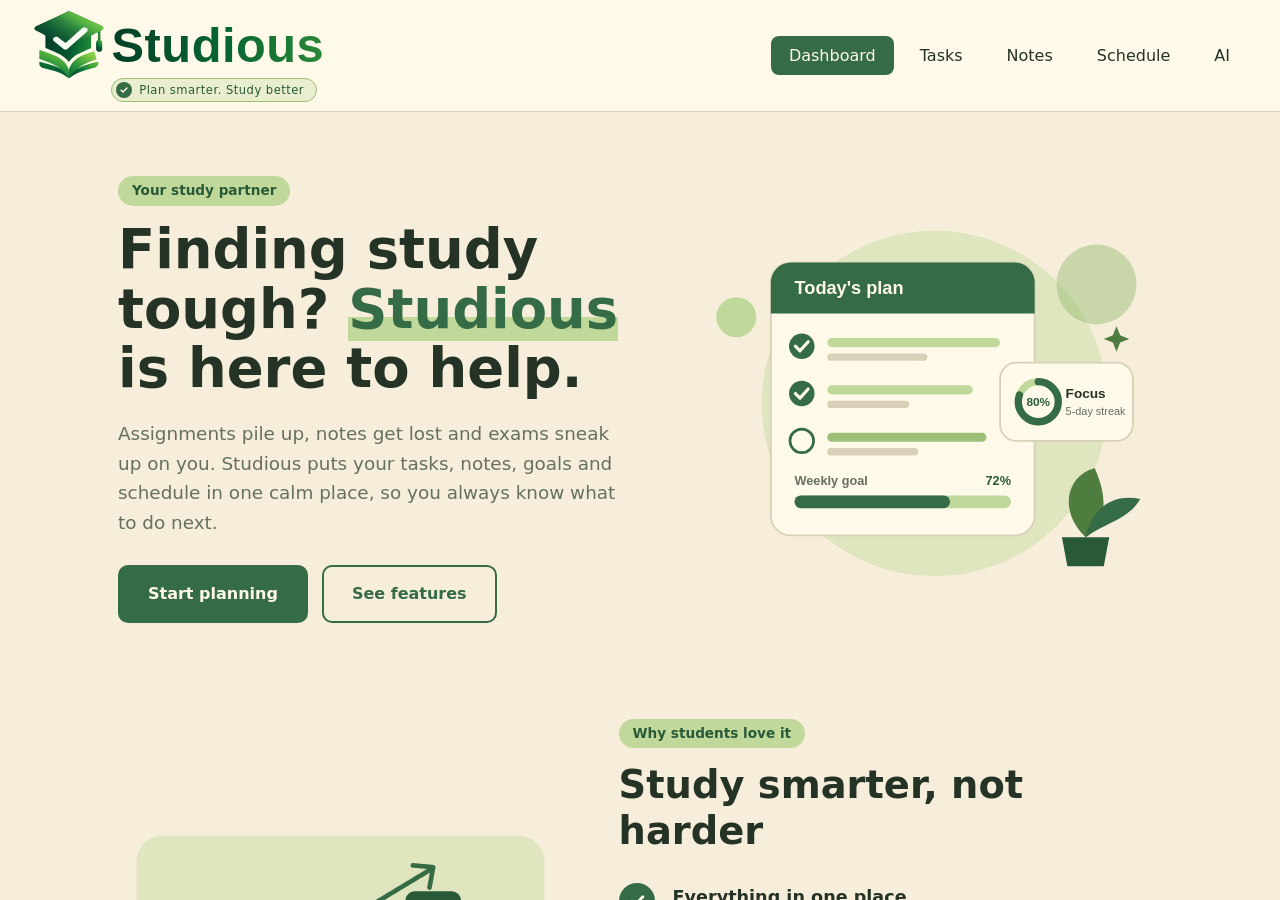
<file: index.html>
<!DOCTYPE html>
<html lang="en">
<head>
    <meta charset="UTF-8">
    <meta name="viewport" content="width=device-width, initial-scale=1.0">
    <title>Studious</title>
    <link rel="stylesheet" href="CSS/studious.css">
</head>
<body>
  
  <header class="navbar">
  <a href="home.html" target="content" class="navbar__brand" style="text-decoration: none; color: inherit;">
  <img src="icons/logo.svg" alt="Study Manager logo" class="navbar__logo">
  <p class="description">Plan smarter. Study better</p>
</a>

    <button class="navbar__toggle" aria-label="Toggle menu" aria-expanded="false"
            onclick="this.setAttribute('aria-expanded', this.getAttribute('aria-expanded') === 'false'); document.querySelector('.navbar__links').classList.toggle('open')">
      <span></span><span></span><span></span>
    </button>

    <nav class="navbar__links">
      <a href="dashboard.html" target="content" class="active">Dashboard</a>
      <a href="task.html" target="content">Tasks</a>
      <a href="notes.html" target="content">Notes</a>
      <a href="schedule.html" target="content">Schedule</a>
      <a href="ai.html" target="content">AI</a>
    </nav>
  </header>

  <!-- Pages open here -->
  <iframe name="content" class="content-frame" src="home.html" title="Studious pages"></iframe>

  <script>
    // highlight the clicked link and close the mobile menu
    const links = document.querySelectorAll('.navbar__links a');
    links.forEach(link => link.addEventListener('click', () => {
      links.forEach(l => l.classList.remove('active'));
      link.classList.add('active');
      document.querySelector('.navbar__links').classList.remove('open');
    }));
  </script>
</body>
</html>
</file>
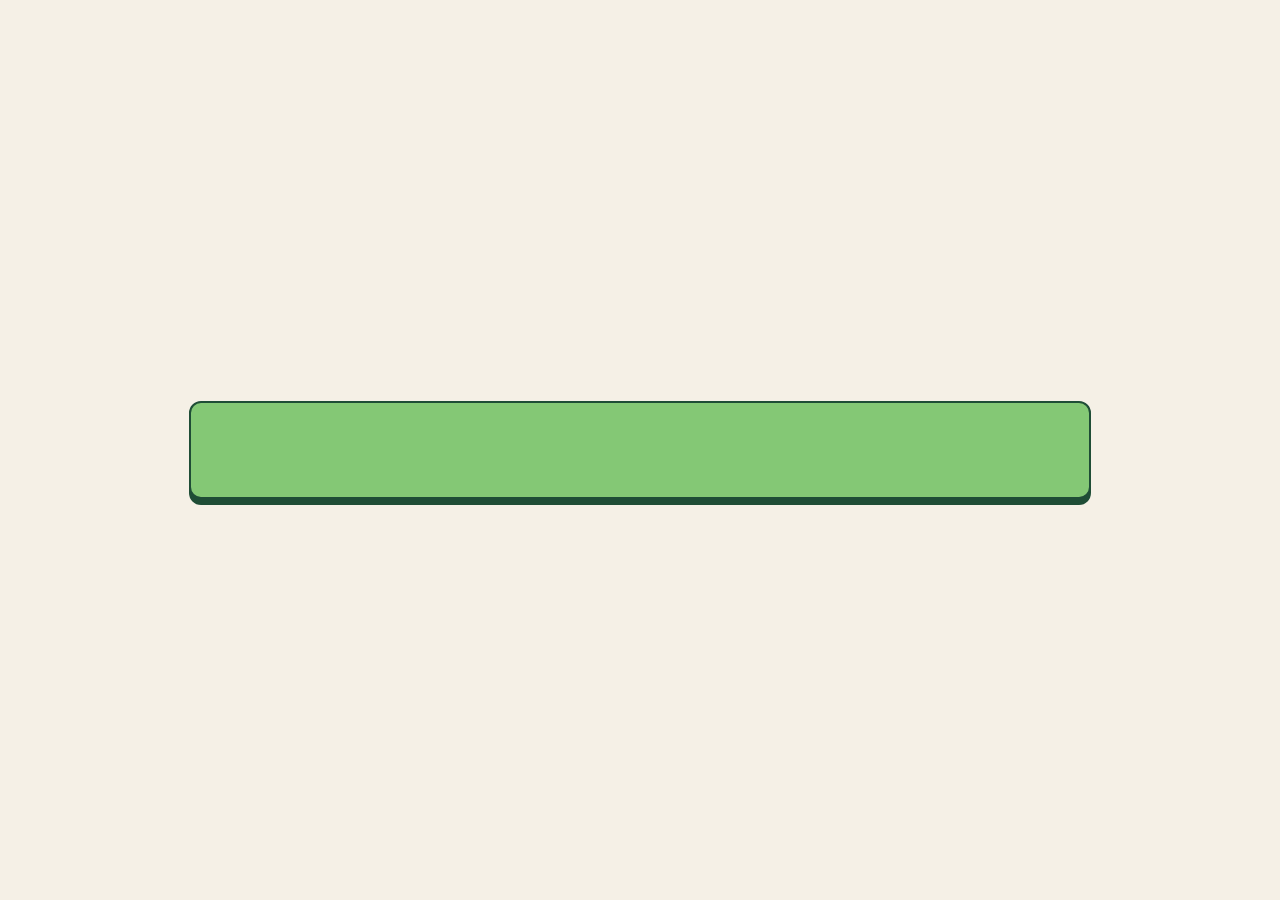
<file: ai.html>
<!DOCTYPE html>
<html lang="en">
<head>
    <meta charset="UTF-8">
    <meta name="viewport" content="width=device-width, initial-scale=1.0">
    <title>Studious AI</title>
    <link rel="stylesheet" href="CSS/ai.css">
</head>
<body>
    <h1 class="hero" aria-label="Studious AI is Coming soon!!!">
        <span class="line line-1" aria-hidden="true"><span class="text">Studious AI</span></span>
        <span class="line line-2" aria-hidden="true"><span class="text">is Coming soon!!!</span></span>
    </h1>
</body>
</html>
</file>
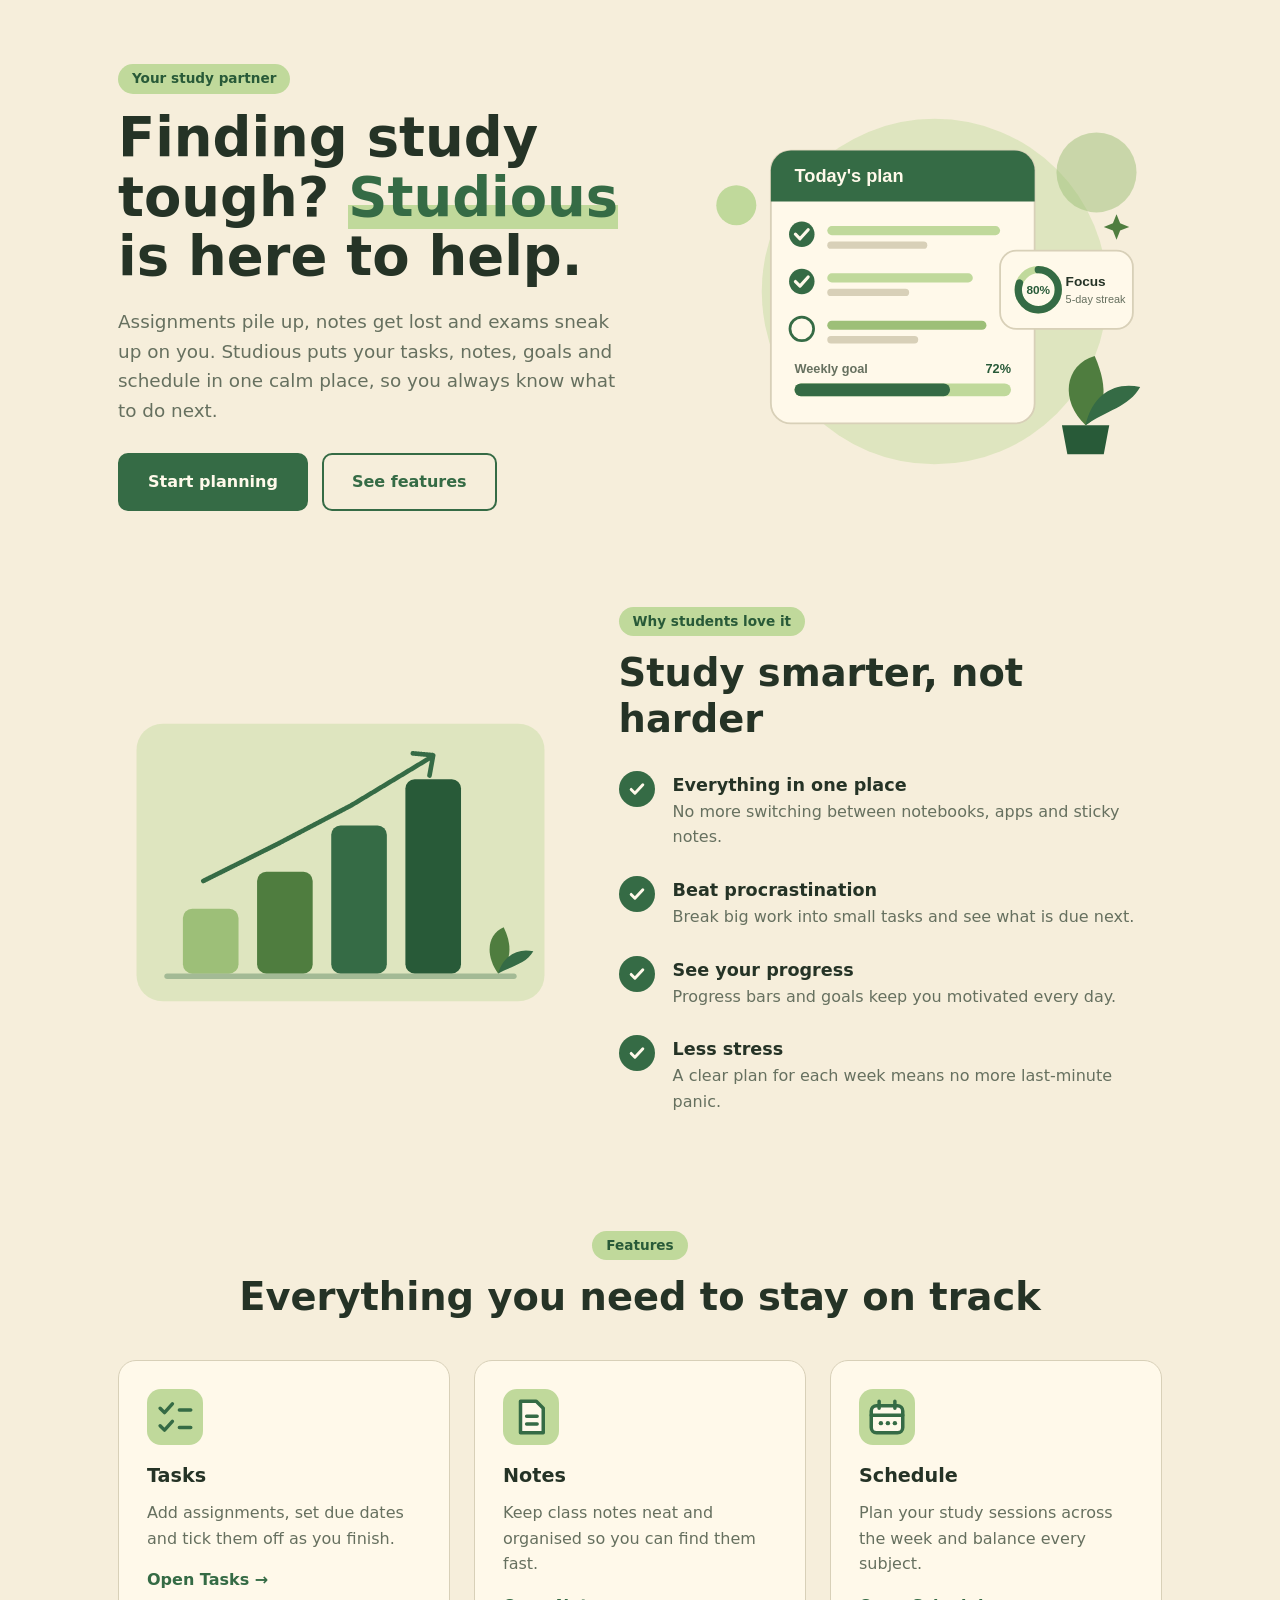
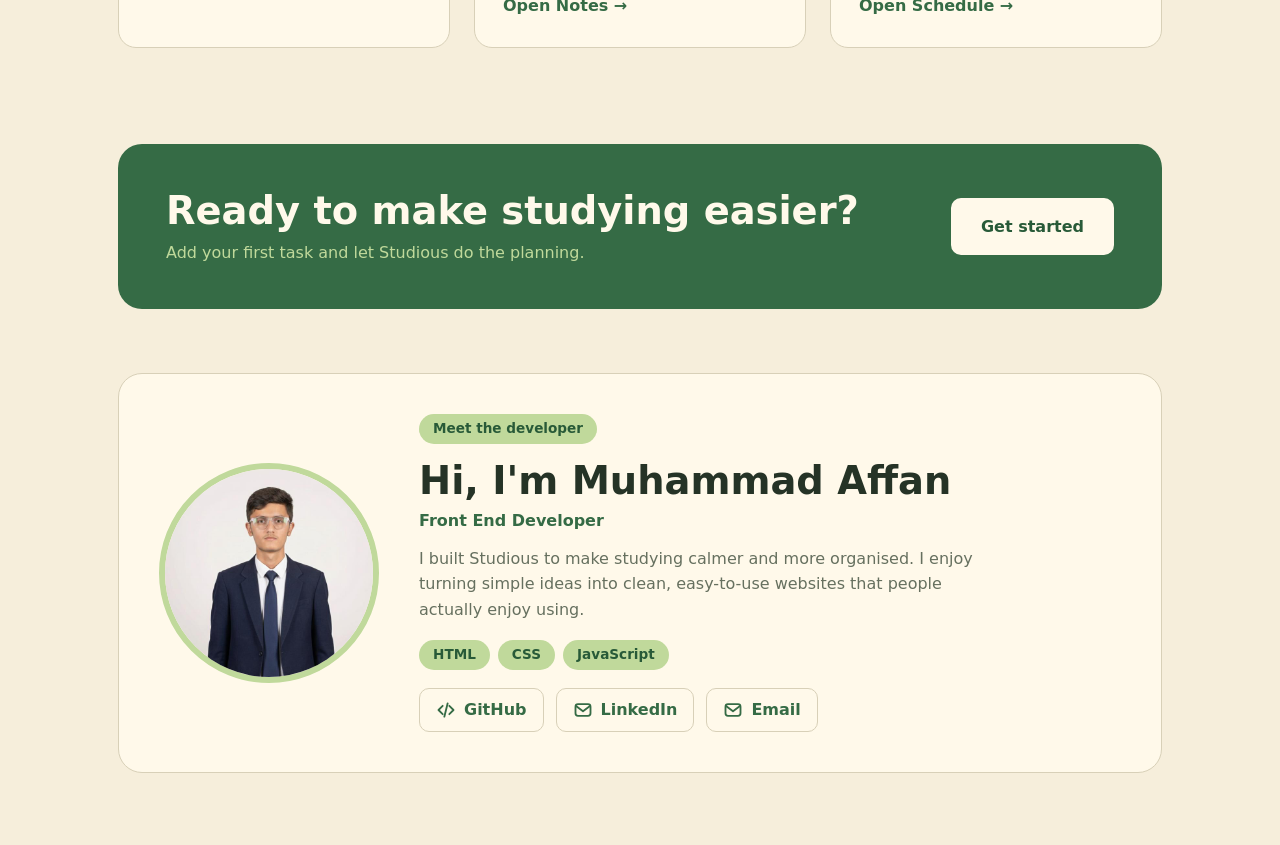
<file: home.html>
<!DOCTYPE html>
<html lang="en">
<head>
    <meta charset="UTF-8">
    <meta name="viewport" content="width=device-width, initial-scale=1.0">
    <title>Home</title>
    <link rel="stylesheet" href="CSS/home.css">
</head>
<body>
    <!-- Hero -->
<section class="hero">
  <div class="wrap hero__grid">
    <div>
      <span class="eyebrow">Your study partner</span>
      <h1>Finding study tough? <span class="mark">Studious</span> is here to help.</h1>
      <p class="lead">Assignments pile up, notes get lost and exams sneak up on you. Studious puts your tasks, notes, goals and schedule in one calm place, so you always know what to do next.</p>
      <div class="hero__actions">
        <a class="btn" href="task.html">Start planning</a>
        <a class="btn btn--ghost" href="#features">See features</a>
      </div>
    </div>
    <img class="hero__img" src="icons/hero_icon.svg" alt="Study planner with tasks, weekly goal progress and a growing plant">
  </div>
</section>

<!-- Benefits -->
<section class="benefits">
  <div class="wrap split">
    <img src="icons/benifits_icon.svg" alt="Bars rising steadily to show study progress">
    <div>
      <span class="eyebrow">Why students love it</span>
      <h2>Study smarter, not harder</h2>
      <ul class="benefit-list">
        <li><strong>Everything in one place</strong><span>No more switching between notebooks, apps and sticky notes.</span></li>
        <li><strong>Beat procrastination</strong><span>Break big work into small tasks and see what is due next.</span></li>
        <li><strong>See your progress</strong><span>Progress bars and goals keep you motivated every day.</span></li>
        <li><strong>Less stress</strong><span>A clear plan for each week means no more last-minute panic.</span></li>
      </ul>
    </div>
  </div>
</section>

<!-- Features -->
<section id="features" class="features">
  <div class="wrap">
    <div class="center">
      <span class="eyebrow">Features</span>
      <h2>Everything you need to stay on track</h2>
    </div>
    <div class="cards">
      <article class="card">
        <img src="icons/task.svg" alt="">
        <h3>Tasks</h3>
        <p>Add assignments, set due dates and tick them off as you finish.</p>
        <a href="task.html">Open Tasks &rarr;</a>
      </article>
      <article class="card">
        <img src="icons/notes_icon.svg" alt="">
        <h3>Notes</h3>
        <p>Keep class notes neat and organised so you can find them fast.</p>
        <a href="notes.html">Open Notes &rarr;</a>
      </article>
     
      <article class="card">
        <img src="icons/schedule_icon.svg" alt="">
        <h3>Schedule</h3>
        <p>Plan your study sessions across the week and balance every subject.</p>
        <a href="schedule.html">Open Schedule &rarr;</a>
      </article>
    </div>
  </div>
</section>

<!-- Call to action -->
<section class="cta-wrap">
  <div class="wrap">
    <div class="cta">
      <div>
        <h2>Ready to make studying easier?</h2>
        <p>Add your first task and let Studious do the planning.</p>
      </div>
      <a class="btn btn--light" href="tasks.html">Get started</a>
    </div>
  </div>
</section>

<!-- Developer -->
<section class="developer-wrap">
  <div class="wrap">
    <div class="developer">
      <img class="developer__photo" src="icons/me.jpg" alt="Photo of the developer">
      <div class="developer__info">
        <span class="eyebrow">Meet the developer</span>
        <h2>Hi, I'm Muhammad Affan</h2>
        <p class="developer__role">Front End Developer</p>
        <p class="developer__bio">I built Studious to make studying calmer and more organised. I enjoy turning simple ideas into clean, easy-to-use websites that people actually enjoy using.</p>
        <ul class="skills">
          <li>HTML</li>
          <li>CSS</li>
          <li>JavaScript</li>
        </ul>
        <div class="developer__links">
          <a href="https://github.com/affanchmuhammad1043-png" target="https://github.com/affanchmuhammad1043-png" rel="noopener"><img src="icons/github_icon.svg" alt="">GitHub</a>
          <a href="www.linkedin.com/in/muhammad-affan-83527b432Vanity URL name" target="_blank" rel="noopener"><img src="icons/linkedin_icon.svg" alt="">LinkedIn</a>
          <a href="https://mail.google.com/mail/?view=cm&to=affan.ch.muhammad.1043@gmail.com" target="_blank" rel="noopener"><img src="icons/mail_icon.svg" alt="">Email</a>
        </div>
      </div>
    </div>
  </div>
</section>
</body>
</html>
</file>
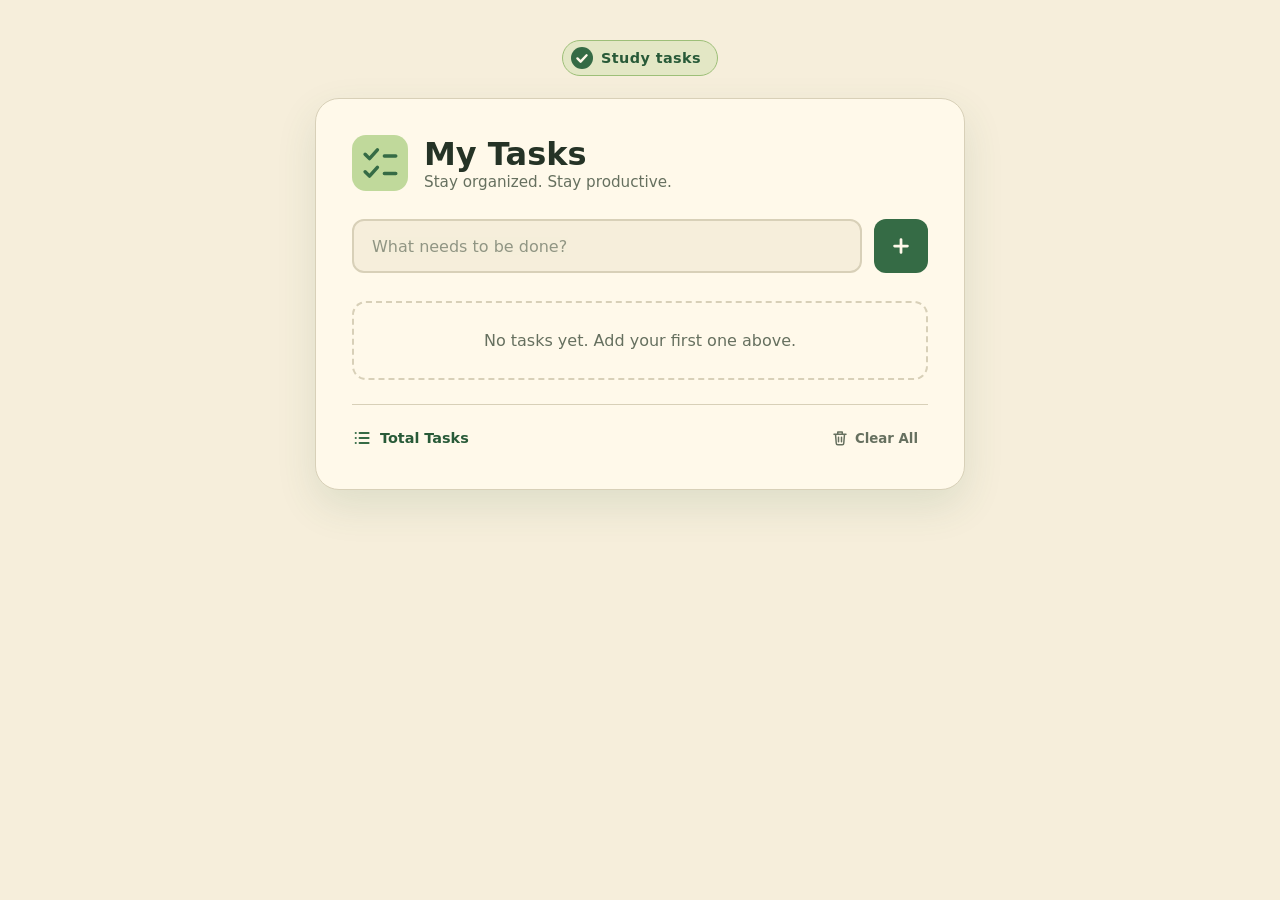
<file: task.html>
<!doctype html>
<html lang="en">
  <head>
    <meta charset="UTF-8" />
    <meta name="viewport" content="width=device-width, initial-scale=1.0" />
    <title>Tasks</title>
    <link rel="stylesheet" href="CSS/task.css" />
  </head>
  <body>
    <div class="todo-container">
      <div class="logo"><img src="icons/check_icon.svg" alt="">Study tasks</div>

      <div class="todo-card">
        <div class="heading">
          <img class="heading__icon" src="icons/task.svg" alt="">
          <div>
            <h1>My Tasks</h1>
            <p>Stay organized. Stay productive.</p>
          </div>
        </div>

        <div class="input-area">
          <input id="input-box" type="text" placeholder="What needs to be done?" />
          <button class="add-btn" aria-label="Add task"><img src="icons/plus_icon.svg" alt=""></button>
        </div>

        <div class="task-list"></div>

        <div class="footer">
          <div class="footer__left">
            <img src="icons/list_icon.svg" alt="">
            <span class="total">Total Tasks</span>
          </div>
          <button class="clear-btn"><img src="icons/trash_icon.svg" alt="">Clear All</button>
        </div>
      </div>
    </div>

    <script src="JS/task.js"></script>
  </body>
</html>
</file>
<file: CSS/studious.css>
:root {
  --primary-green: #356B45;
  --strong-green: #285A38;
  --light-green: #9DBF78;
  --green-accent: #C0D99B;
  --cream-bg: #F6EEDB;
  --light-cream: #FFF9EA;
  --dark-text: #253326;
  --border: #D8D0B8;
}

* {
  margin: 0;
  padding: 0;
  box-sizing: border-box;
}

html,
body {
  height: 100%;
}

body {
  overflow: hidden;
  background: var(--cream-bg);
  font-family: system-ui, -apple-system, "Segoe UI", sans-serif;
}

.navbar {
  position: sticky;
  top: 0;
  z-index: 100;
  display: flex;
  align-items: center;
  justify-content: space-between;
  padding: 0 32px;
  height: 112px;
  background: var(--light-cream);
  border-bottom: 1px solid var(--border);
}

/* Logo with description under the "Studious" text */
.navbar__brand {
  --logo-h: 72px;               /* change this one value to resize the logo */
  display: flex;
  flex-direction: column;
  align-items: flex-start;
}

.navbar__logo {
  display: block;
  height: var(--logo-h);
  width: auto;
}

.description {
  display: inline-flex;
  align-items: center;
  gap: 7px;
  /* start under the "S" of Studious, with a clear gap below the text */
  margin-left: calc(var(--logo-h) * 1.1);
  margin-top: calc(var(--logo-h) * -0.04);
  padding: 3px 12px 3px 4px;
  background: rgba(192, 217, 155, 0.35);
  border: 1px solid var(--light-green);
  border-radius: 999px;
  color: var(--strong-green);
  font-size: 0.72rem;
  font-weight: 500;
  letter-spacing: 0.5px;
  white-space: nowrap;
}

/* Round green badge with a check mark, like the one in the logo */
.description::before {
  content: "";
  flex-shrink: 0;
  width: 16px;
  height: 16px;
  border-radius: 50%;
  background-color: var(--primary-green);
  background-repeat: no-repeat;
  background-position: center;
  background-size: 10px;
  background-image: url("data:image/svg+xml,%3Csvg xmlns='http://www.w3.org/2000/svg' viewBox='0 0 24 24' fill='none' stroke='%23FFF9EA' stroke-width='3.5' stroke-linecap='round' stroke-linejoin='round'%3E%3Cpath d='M5 12.5l4.5 4.5L19 7'/%3E%3C/svg%3E");
}

/* Menu links */
.navbar__links {
  display: flex;
  align-items: center;
  gap: 8px;
}

.navbar__links a {
  padding: 10px 18px;
  border-radius: 8px;
  color: var(--dark-text);
  font-size: 1rem;
  font-weight: 500;
  text-decoration: none;
  transition: background 0.2s, color 0.2s;
}

.navbar__links a:hover {
  background: var(--green-accent);
  color: var(--strong-green);
}

.navbar__links a.active {
  background: var(--primary-green);
  color: var(--light-cream);
}

.navbar__links a.active:hover {
  background: var(--strong-green);
}

.navbar a:focus-visible,
.navbar__toggle:focus-visible {
  outline: 2px solid var(--primary-green);
  outline-offset: 2px;
}

/* Hamburger (hidden on desktop) */
.navbar__toggle {
  display: none;
  flex-direction: column;
  gap: 5px;
  padding: 8px;
  background: none;
  border: none;
  cursor: pointer;
}

.navbar__toggle span {
  width: 24px;
  height: 2px;
  background: var(--primary-green);
  border-radius: 2px;
}

/* Mobile */
@media (max-width: 768px) {
  .navbar {
    padding: 0 20px;
  }

  .navbar__brand {
    --logo-h: 56px;
  }

  .description {
    font-size: 0.65rem;
  }

  .navbar__toggle {
    display: flex;
  }

  .navbar__links {
    display: none;
    position: absolute;
    top: 100%;
    left: 0;
    right: 0;
    flex-direction: column;
    align-items: stretch;
    gap: 4px;
    padding: 12px 20px 16px;
    background: var(--light-cream);
    border-bottom: 1px solid var(--border);
  }

  .navbar__links.open {
    display: flex;
  }
}

/* Area under the navbar where pages open */
.content-frame {
  display: block;
  width: 100%;
  height: calc(100vh - 112px);
  height: calc(100dvh - 112px);
  border: 0;
  background: var(--cream-bg);
}
</file>
<file: CSS/ai.css>
*, *::before, *::after { box-sizing: border-box; }

:root {
    --cream: #f5f0e6;
    --green-dark: #1f4d36;
    --green-ink: #0b2f1d;
    --green-light: #84c875;
}

body {
    margin: 0;
    min-height: 100vh;
    min-height: 100svh;
    padding: 16px;
    display: flex;
    align-items: center;
    justify-content: center;
    background-color: var(--cream);
}

/* ---------- The pill ---------- */
.hero {
    margin: 0;
    font-family: "Courier New", Consolas, monospace; /* equal-width letters = smooth typing */
    font-weight: 700;
    line-height: 1.25;
    text-align: left;
    color: var(--green-ink);
    background-color: var(--green-light);
    border: 2px solid var(--green-dark);
    border-radius: 12px;
    box-shadow: 0 6px 0 var(--green-dark);
    padding: clamp(14px, 4vw, 20px) clamp(20px, 6vw, 40px);

    /* MOBILE: two lines. 6.4vw keeps the longest line inside the screen */
    font-size: clamp(1.1rem, 6.4vw, 2.2rem);
}

/* Fixed line widths = the pill never changes size while typing */
.line {
    display: block;
    width: calc(var(--chars) * 1ch + 0.4em);
    white-space: nowrap;
}
.line-1 { --chars: 11; }   /* "Studious AI"       */
.line-2 { --chars: 17; }   /* "is Coming soon!!!" */

.text {
    display: inline-block;
    overflow: hidden;
    vertical-align: bottom;
    width: 0;
}

/* The cursor */
.line::after {
    content: "";
    display: inline-block;
    width: 0.1em;
    height: 1em;
    margin-left: 0.06em;
    vertical-align: -0.12em;
    background: var(--green-dark);
    visibility: hidden;
}

/* ---------- Animation: one 9s loop ----------
   line 1 types -> line 2 types -> pause -> line 2 erases -> line 1 erases */
.line-1 .text  { animation: type1 9s steps(11) infinite; }
.line-2 .text  { animation: type2 9s steps(17) infinite; }
.line-1::after { animation: blink 0.8s step-end infinite, cursor1 9s linear infinite; }
.line-2::after { animation: blink 0.8s step-end infinite, cursor2 9s linear infinite; }

@keyframes type1 {
    0%   { width: 0; }
    16%  { width: 11ch; }
    94%  { width: 11ch; }
    100% { width: 0; }
}
@keyframes type2 {
    0%, 16% { width: 0; }
    46%     { width: 17ch; }
    86%     { width: 17ch; }
    94%     { width: 0; }
    100%    { width: 0; }
}
@keyframes cursor1 {
    0%, 16%      { visibility: visible; }
    16.1%, 93.9% { visibility: hidden; }
    94%, 100%    { visibility: visible; }
}
@keyframes cursor2 {
    0%, 16%      { visibility: hidden; }
    16.1%, 93.9% { visibility: visible; }
    94%, 100%    { visibility: hidden; }
}
@keyframes blink {
    50% { opacity: 0; }
}

/* ---------- Bigger screens: one single line ---------- */
@media (min-width: 40em) {
    .hero {
        font-size: clamp(1.6rem, 3.4vw, 2.8rem);
        white-space: nowrap;
    }
    .line { display: inline-block; }
    .line-2 { margin-left: 1ch; }  /* the space between the two parts */
}

/* ---------- Reduced motion: just show the text ---------- */
@media (prefers-reduced-motion: reduce) {
    .text { animation: none !important; width: auto; }
    .line::after { display: none; }
}
</file>
<file: CSS/home.css>
:root {
  --primary-green: #356B45;
  --strong-green: #285A38;
  --warm-green: #4F7D3F;
  --light-green: #9DBF78;
  --green-accent: #C0D99B;
  --cream-bg: #F6EEDB;
  --light-cream: #FFF9EA;
  --dark-text: #253326;
  --muted-text: #66705F;
  --border: #D8D0B8;
}

* { margin: 0; padding: 0; box-sizing: border-box; }
html { scroll-behavior: smooth; }

body {
  background: var(--cream-bg);
  color: var(--dark-text);
  font-family: system-ui, -apple-system, "Segoe UI", sans-serif;
  line-height: 1.6;
}

img { max-width: 100%; display: block; }
.wrap { max-width: 1100px; margin: 0 auto; padding: 0 28px; }
.center { text-align: center; }

.eyebrow {
  display: inline-block;
  margin-bottom: 14px;
  padding: 4px 14px;
  background: var(--green-accent);
  color: var(--strong-green);
  border-radius: 999px;
  font-size: 0.85rem;
  font-weight: 600;
}

h1 { font-size: clamp(2.2rem, 5vw, 3.4rem); line-height: 1.1; font-weight: 800; }
h2 { font-size: clamp(1.7rem, 3.5vw, 2.4rem); line-height: 1.2; font-weight: 800; }
h3 { font-size: 1.2rem; font-weight: 700; }

.mark {
  color: var(--primary-green);
  background: linear-gradient(transparent 62%, var(--green-accent) 62%);
}

/* Buttons */
.btn {
  display: inline-block;
  padding: 14px 28px;
  background: var(--primary-green);
  color: var(--light-cream);
  border: 2px solid var(--primary-green);
  border-radius: 10px;
  font-weight: 600;
  text-decoration: none;
  transition: background 0.2s, border-color 0.2s, color 0.2s;
}
.btn:hover { background: var(--strong-green); border-color: var(--strong-green); }
.btn--ghost { background: transparent; color: var(--primary-green); }
.btn--ghost:hover { background: var(--green-accent); border-color: var(--primary-green); color: var(--strong-green); }
.btn--light { background: var(--light-cream); border-color: var(--light-cream); color: var(--strong-green); }
.btn--light:hover { background: var(--green-accent); border-color: var(--green-accent); }

/* Hero */
.hero { padding: 64px 0 40px; }
.hero__grid { display: grid; grid-template-columns: 1.05fr 0.95fr; gap: 48px; align-items: center; }
.lead { margin: 20px 0 28px; max-width: 520px; color: var(--muted-text); font-size: 1.15rem; }
.hero__actions { display: flex; flex-wrap: wrap; gap: 14px; }

/* Benefits */
.benefits { padding: 56px 0; }
.split { display: grid; grid-template-columns: 0.9fr 1.1fr; gap: 56px; align-items: center; }
.benefit-list { list-style: none; margin-top: 24px; display: grid; gap: 18px; }
.benefit-list li {
  padding: 4px 0 4px 54px;
  position: relative;
  display: flex;
  flex-direction: column;
}
.benefit-list li::before {
  content: "";
  position: absolute;
  left: 0;
  top: 4px;
  width: 36px;
  height: 36px;
  border-radius: 50%;
  background-color: var(--primary-green);
  background-repeat: no-repeat;
  background-position: center;
  background-size: 20px;
  background-image: url("data:image/svg+xml,%3Csvg xmlns='http://www.w3.org/2000/svg' viewBox='0 0 24 24' fill='none' stroke='%23FFF9EA' stroke-width='3.5' stroke-linecap='round' stroke-linejoin='round'%3E%3Cpath d='M5 12.5l4.5 4.5L19 7'/%3E%3C/svg%3E");
}
.benefit-list strong { font-size: 1.1rem; }
.benefit-list span { color: var(--muted-text); }

/* Features */
.features { padding: 56px 0; }
.cards { margin-top: 40px; display: grid; grid-template-columns: repeat(auto-fit, minmax(230px, 1fr)); gap: 24px; }
.card {
  padding: 28px;
  background: var(--light-cream);
  border: 1px solid var(--border);
  border-radius: 18px;
  transition: transform 0.2s, box-shadow 0.2s;
}
.card:hover { transform: translateY(-4px); box-shadow: 0 12px 24px rgba(53, 107, 69, 0.12); }
.card img { width: 56px; height: 56px; margin-bottom: 16px; }
.card p { margin: 8px 0 16px; color: var(--muted-text); }
.card a { color: var(--primary-green); font-weight: 600; text-decoration: none; }
.card a:hover { color: var(--strong-green); text-decoration: underline; }

/* Call to action */
.cta-wrap { padding: 40px 0 64px; }
.cta {
  display: flex;
  align-items: center;
  justify-content: space-between;
  gap: 24px;
  padding: 44px 48px;
  background: var(--primary-green);
  color: var(--light-cream);
  border-radius: 24px;
}
.cta p { margin-top: 6px; color: var(--green-accent); }

/* Small screens */
@media (max-width: 800px) {
  .hero__grid, .split { grid-template-columns: 1fr; gap: 32px; }
  .hero { padding-top: 40px; }
  .cta { flex-direction: column; align-items: flex-start; padding: 32px 28px; }
}
/* Developer section */
.developer-wrap { padding: 0 0 72px; }

.developer {
  display: grid;
  grid-template-columns: 220px 1fr;
  gap: 40px;
  align-items: center;
  padding: 40px;
  background: var(--light-cream);
  border: 1px solid var(--border);
  border-radius: 24px;
}

.developer__photo {
  width: 220px;
  height: 220px;
  object-fit: cover;
  border-radius: 50%;
  border: 6px solid var(--green-accent);
  background: var(--green-accent);
}

.developer__role { margin: 4px 0 12px; color: var(--primary-green); font-weight: 600; }
.developer__bio { max-width: 560px; color: var(--muted-text); }

.skills { list-style: none; display: flex; flex-wrap: wrap; gap: 8px; margin: 18px 0; }
.skills li {
  padding: 4px 14px;
  background: var(--green-accent);
  color: var(--strong-green);
  border-radius: 999px;
  font-size: 0.85rem;
  font-weight: 600;
}

.developer__links { display: flex; flex-wrap: wrap; gap: 12px; }
.developer__links a {
  display: inline-flex;
  align-items: center;
  gap: 8px;
  padding: 8px 16px;
  border: 1px solid var(--border);
  border-radius: 10px;
  color: var(--primary-green);
  font-weight: 600;
  text-decoration: none;
  transition: background 0.2s, border-color 0.2s;
}
.developer__links a:hover { background: var(--green-accent); border-color: var(--light-green); }
.developer__links img { width: 20px; height: 20px; }

@media (max-width: 800px) {
  .developer { grid-template-columns: 1fr; justify-items: center; text-align: center; padding: 32px 24px; }
  .skills, .developer__links { justify-content: center; }
}
</file>
<file: CSS/task.css>
:root {
  --primary-green: #356B45;
  --strong-green: #285A38;
  --light-green: #9DBF78;
  --green-accent: #C0D99B;
  --cream-bg: #F6EEDB;
  --light-cream: #FFF9EA;
  --dark-text: #253326;
  --muted-text: #66705F;
  --border: #D8D0B8;
  --danger: #A8442F;
}

* {
  margin: 0;
  padding: 0;
  box-sizing: border-box;
}

body {
  min-height: 100vh;
  padding: 40px 20px;
  display: flex;
  justify-content: center;
  align-items: flex-start;
  background: var(--cream-bg);
  color: var(--dark-text);
  font-family: system-ui, -apple-system, "Segoe UI", sans-serif;
}

/* Main container */
.todo-container {
  width: 100%;
  max-width: 650px;
}

/* Small label above the card */
.logo {
  display: flex;
  align-items: center;
  gap: 8px;
  width: fit-content;
  margin: 0 auto 22px;
  padding: 6px 16px 6px 8px;
  background: rgba(192, 217, 155, 0.35);
  border: 1px solid var(--light-green);
  border-radius: 999px;
  color: var(--strong-green);
  font-size: 0.9rem;
  font-weight: 600;
  letter-spacing: 0.4px;
}

.logo img {
  width: 22px;
  height: 22px;
}

/* Todo card */
.todo-card {
  padding: 36px;
  background: var(--light-cream);
  border: 1px solid var(--border);
  border-radius: 24px;
  box-shadow: 0 16px 40px rgba(53, 107, 69, 0.12);
}

/* Heading */
.heading {
  display: flex;
  align-items: center;
  gap: 16px;
  margin-bottom: 28px;
}

.heading__icon {
  width: 56px;
  height: 56px;
  flex-shrink: 0;
}

.heading h1 {
  font-size: 2rem;
  font-weight: 800;
  line-height: 1.2;
}

.heading p {
  color: var(--muted-text);
  font-size: 0.95rem;
}

/* Input */
.input-area {
  display: flex;
  gap: 12px;
  margin-bottom: 28px;
}

.input-area input {
  flex: 1;
  min-width: 0;
  padding: 15px 18px;
  background: var(--cream-bg);
  color: var(--dark-text);
  border: 2px solid var(--border);
  border-radius: 12px;
  outline: none;
  font-family: inherit;
  font-size: 1rem;
  transition: border-color 0.2s, box-shadow 0.2s;
}

.input-area input:focus {
  border-color: var(--primary-green);
  box-shadow: 0 0 0 4px rgba(53, 107, 69, 0.15);
}

.input-area input::placeholder {
  color: var(--muted-text);
  opacity: 0.7;
}

/* Add button */
.add-btn {
  display: flex;
  align-items: center;
  justify-content: center;
  width: 54px;
  height: 54px;
  flex-shrink: 0;
  background: var(--primary-green);
  border: none;
  border-radius: 12px;
  cursor: pointer;
  transition: background 0.2s, transform 0.2s;
}

.add-btn img {
  width: 22px;
  height: 22px;
}

.add-btn:hover {
  background: var(--strong-green);
  transform: translateY(-2px);
}

/* Empty message (shows when there are no tasks) */
.task-list:empty::before {
  content: "No tasks yet. Add your first one above.";
  display: block;
  padding: 28px 16px;
  text-align: center;
  color: var(--muted-text);
  border: 2px dashed var(--border);
  border-radius: 14px;
}

/* Task */
.task {
  display: flex;
  align-items: center;
  justify-content: space-between;
  padding: 16px 18px;
  margin-bottom: 12px;
  background: var(--cream-bg);
  border: 1px solid var(--border);
  border-radius: 14px;
  transition: transform 0.2s, border-color 0.2s, box-shadow 0.2s;
}

.task:hover {
  transform: translateX(4px);
  border-color: var(--light-green);
  box-shadow: 0 8px 20px rgba(53, 107, 69, 0.1);
}

.task-left {
  display: flex;
  align-items: center;
  gap: 14px;
}

.input {
  width: 20px;
  height: 20px;
  accent-color: var(--primary-green);
  cursor: pointer;
}

.task-left span {
  color: var(--dark-text);
  font-size: 1rem;
}

/* Checked task */
.input:checked + span {
  color: var(--muted-text);
  text-decoration: line-through;
}

/* Delete button */
.delete-btn {
  display: inline-flex;
  align-items: center;
  justify-content: center;
  padding: 4px 6px;
  background: transparent;
  border: none;
  border-radius: 8px;
  color: var(--muted-text);
  font-size: 1.5rem;
  cursor: pointer;
  transition: color 0.2s, background 0.2s;
}

.delete-btn img {
  width: 20px;
  height: 20px;
}

.delete-btn:hover {
  color: var(--danger);
  background: rgba(168, 68, 47, 0.1);
}

/* Footer */
.footer {
  display: flex;
  justify-content: space-between;
  align-items: center;
  margin-top: 24px;
  padding-top: 18px;
  border-top: 1px solid var(--border);
  color: var(--muted-text);
  font-size: 0.9rem;
}

.footer__left {
  display: flex;
  align-items: center;
  gap: 8px;
}

.footer__left img {
  width: 20px;
  height: 20px;
}

.total {
  color: var(--strong-green);
  font-weight: 600;
}

/* Clear button */
.clear-btn {
  display: inline-flex;
  align-items: center;
  gap: 6px;
  padding: 6px 10px;
  background: transparent;
  border: none;
  border-radius: 8px;
  color: var(--muted-text);
  font-family: inherit;
  font-weight: 600;
  cursor: pointer;
  transition: color 0.2s, background 0.2s;
}

.clear-btn img {
  width: 18px;
  height: 18px;
}

.clear-btn:hover {
  color: var(--danger);
  background: rgba(168, 68, 47, 0.1);
}

/* Mobile */
@media (max-width: 600px) {
  body {
    padding: 20px 14px;
  }

  .todo-card {
    padding: 22px;
  }

  .heading h1 {
    font-size: 1.6rem;
  }

  .heading__icon {
    width: 48px;
    height: 48px;
  }
}
</file>
